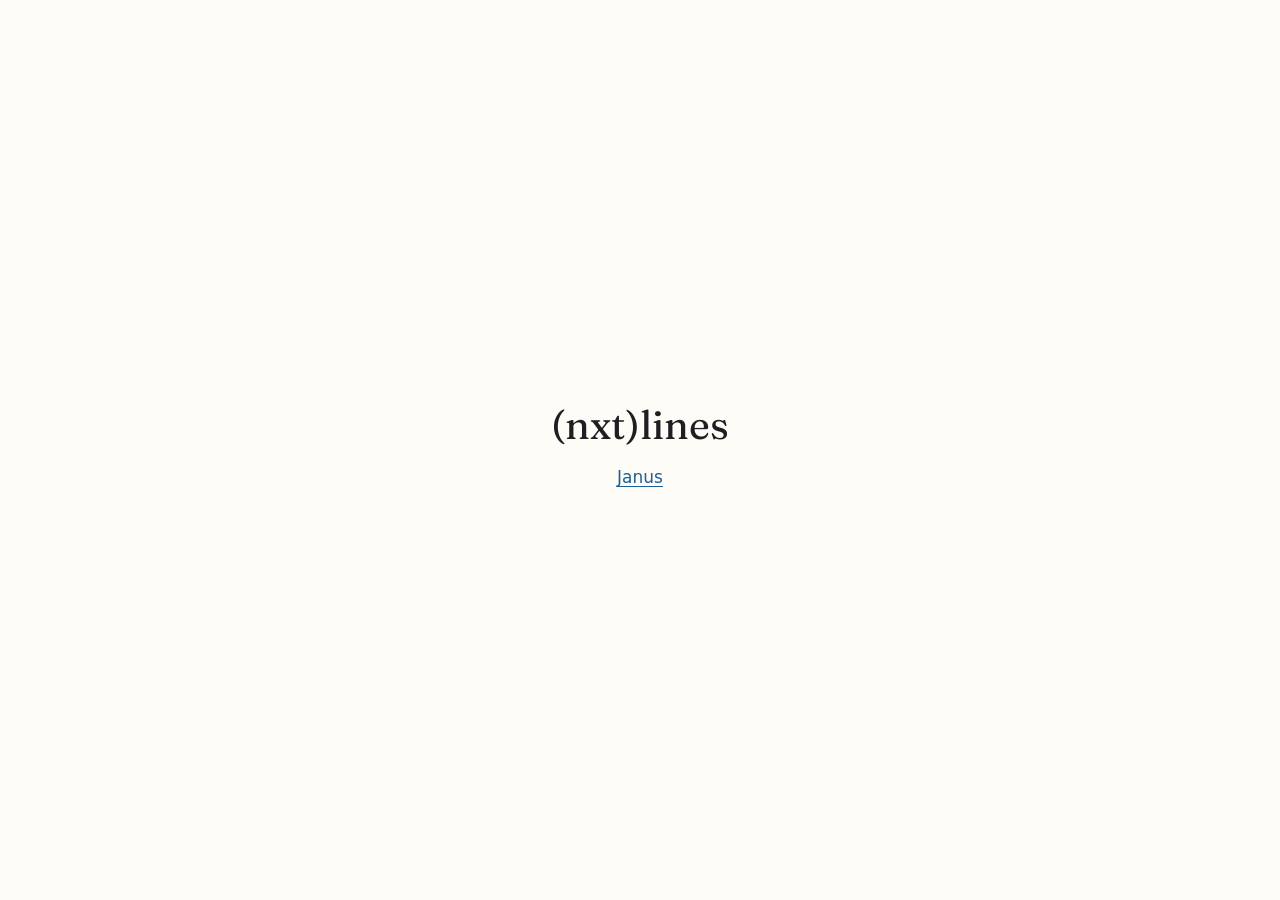
<file: index.html>
<!doctype html>
<html lang="en">
<head>
  <meta charset="utf-8">
  <meta name="viewport" content="width=device-width, initial-scale=1, viewport-fit=cover">
  <meta http-equiv="Content-Security-Policy" content="default-src 'none'; style-src 'self'; font-src 'self'; img-src 'self'; base-uri 'none'; form-action 'none'">
  <meta name="referrer" content="no-referrer">
  <meta name="color-scheme" content="light dark">
  <meta name="theme-color" content="#FDFCF7" media="(prefers-color-scheme: light)">
  <meta name="theme-color" content="#1F1E22" media="(prefers-color-scheme: dark)">
  <title>(nxt)lines</title>
  <meta name="description" content="(nxt)lines makes Janus.">
  <link rel="icon" href="/favicon.svg" type="image/svg+xml">
  <link rel="apple-touch-icon" href="/apple-touch-icon.png">
  <link rel="stylesheet" href="/style.css">
</head>
<body class="center">
<main class="studio">
  <h1>(nxt)lines</h1>
  <p><a href="/janus/">Janus</a></p>
</main>
</body>
</html>
</file>
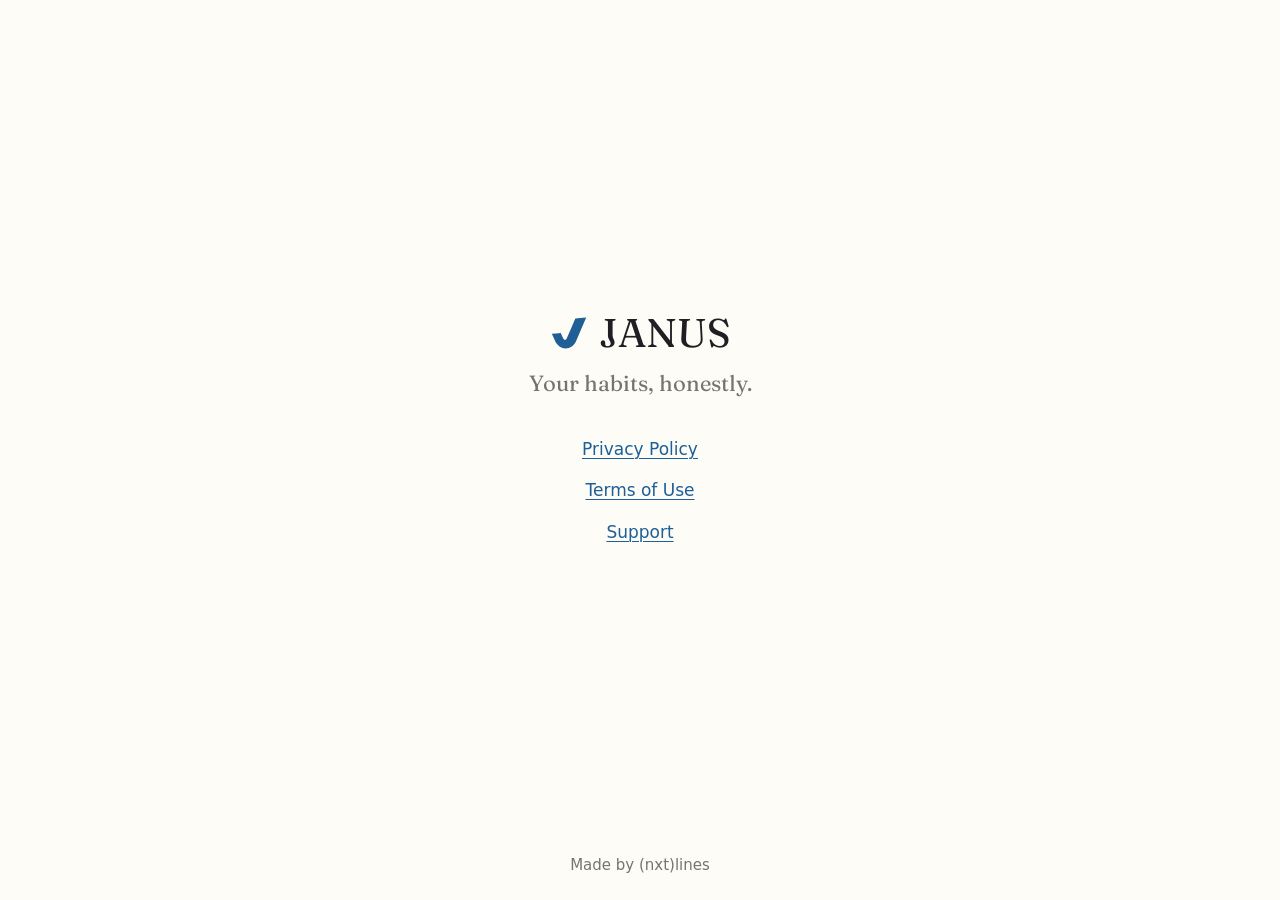
<file: janus/index.html>
<!doctype html>
<html lang="en">
<head>
  <meta charset="utf-8">
  <meta name="viewport" content="width=device-width, initial-scale=1, viewport-fit=cover">
  <meta http-equiv="Content-Security-Policy" content="default-src 'none'; style-src 'self'; font-src 'self'; img-src 'self'; base-uri 'none'; form-action 'none'">
  <meta name="referrer" content="no-referrer">
  <meta name="color-scheme" content="light dark">
  <meta name="theme-color" content="#FDFCF7" media="(prefers-color-scheme: light)">
  <meta name="theme-color" content="#1F1E22" media="(prefers-color-scheme: dark)">
  <title>Janus</title>
  <meta name="description" content="Janus — your habits, honestly.">
  <link rel="icon" href="/favicon.svg" type="image/svg+xml">
  <link rel="apple-touch-icon" href="/apple-touch-icon.png">
  <link rel="stylesheet" href="/style.css">
</head>
<body class="center">
<main class="janus">
  <h1 class="wordmark"><svg class="mark" viewBox="0 0 1000 1000" aria-hidden="true" focusable="false"><path d="M70 521.8C97.6 581.3 125.3 640.9 152.9 700.4C205.9 814.6 306.1 886.5 415.6 886.5C525.1 886.5 628.8 816.1 678.4 700.4C762.3 504.8 846.1 309.1 930 113.5C839.2 121.4 748.5 129.3 657.7 137.3C585.2 306.5 512.6 475.8 440.1 645C435.6 655.5 427.3 663.8 416.8 668.2C406.4 672.6 394.6 672.7 384.1 668.6C373.5 664.6 364.9 656.5 360.1 646.2C337.8 598.2 315.6 550.3 293.3 502.3C218.9 508.8 144.4 515.3 70 521.8Z"/></svg><span>JANUS</span></h1>
  <p class="tagline">Your habits, honestly.</p>
  <nav aria-label="Janus">
    <a href="/janus/privacy/">Privacy Policy</a>
    <a href="/janus/terms/">Terms of Use</a>
    <a href="/janus/support/">Support</a>
  </nav>
</main>
<footer class="foot">
  <p>Made by (nxt)lines</p>
</footer>
</body>
</html>
</file>
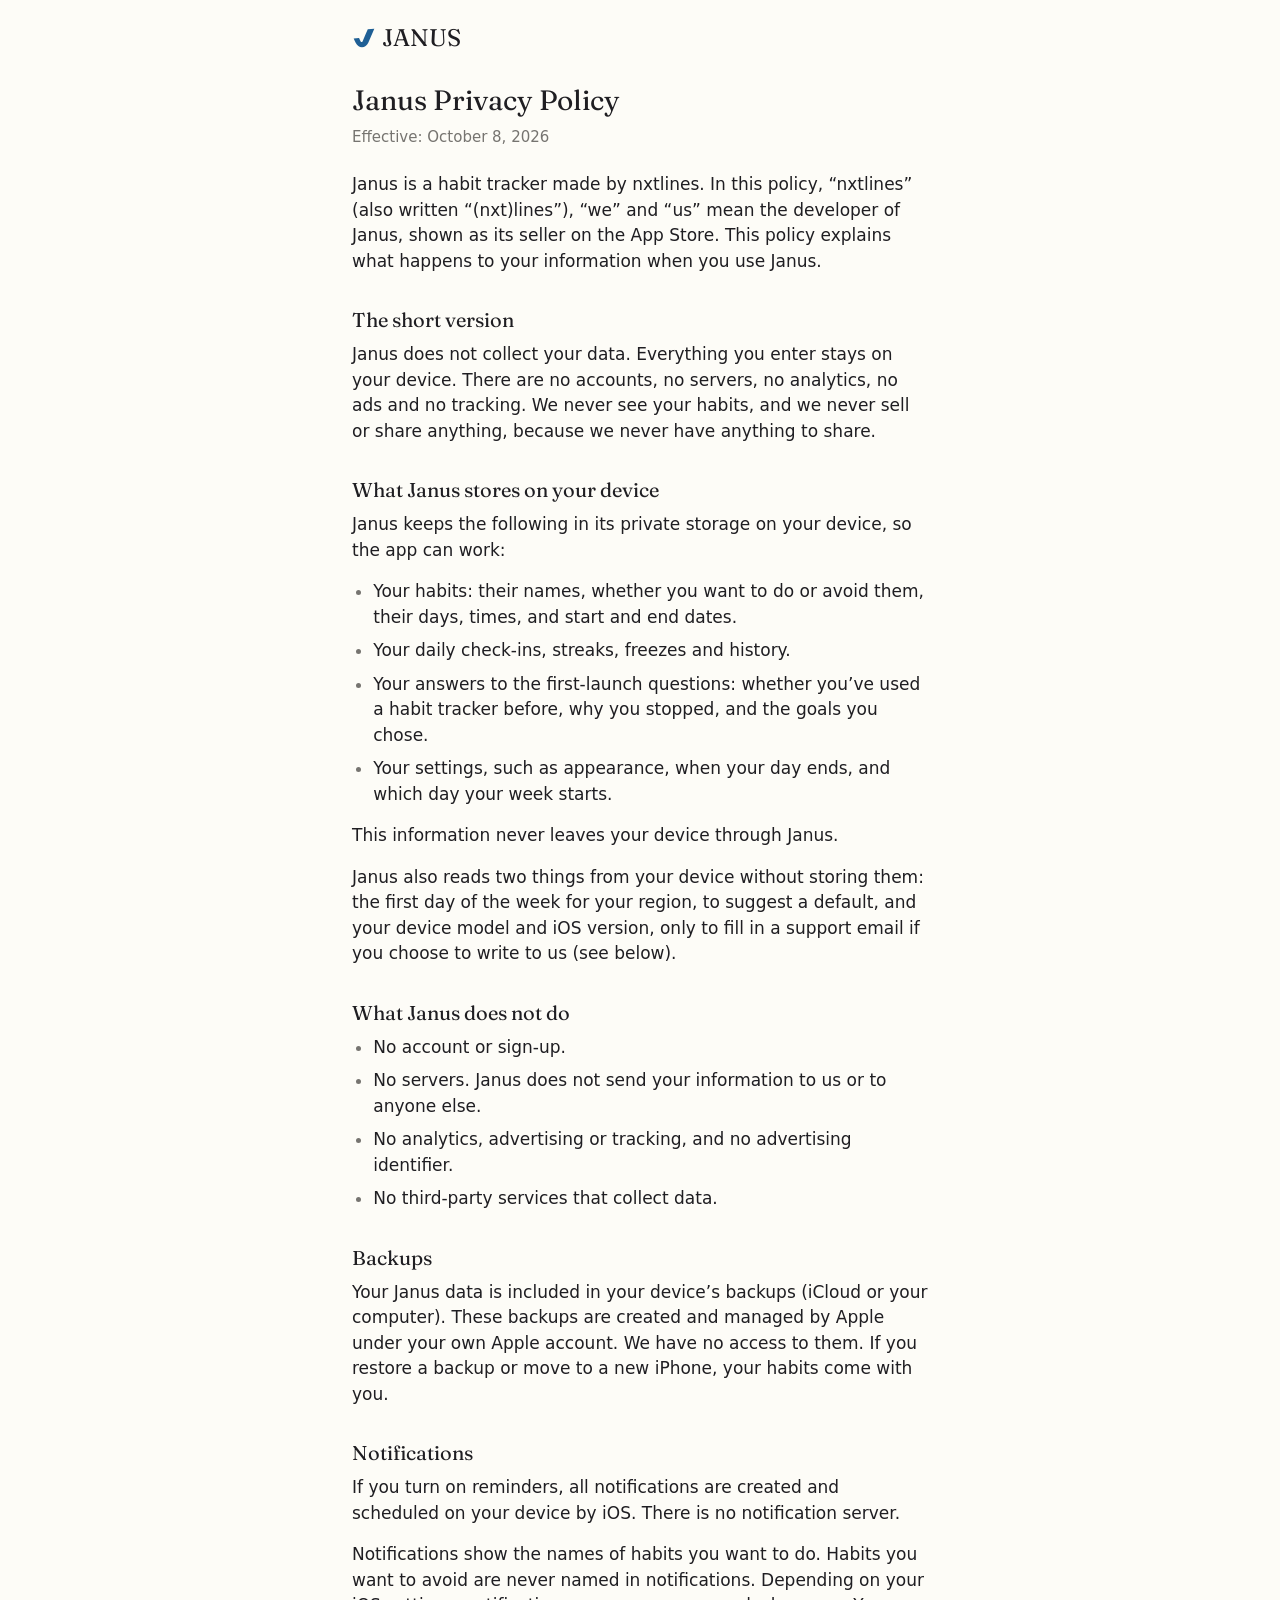
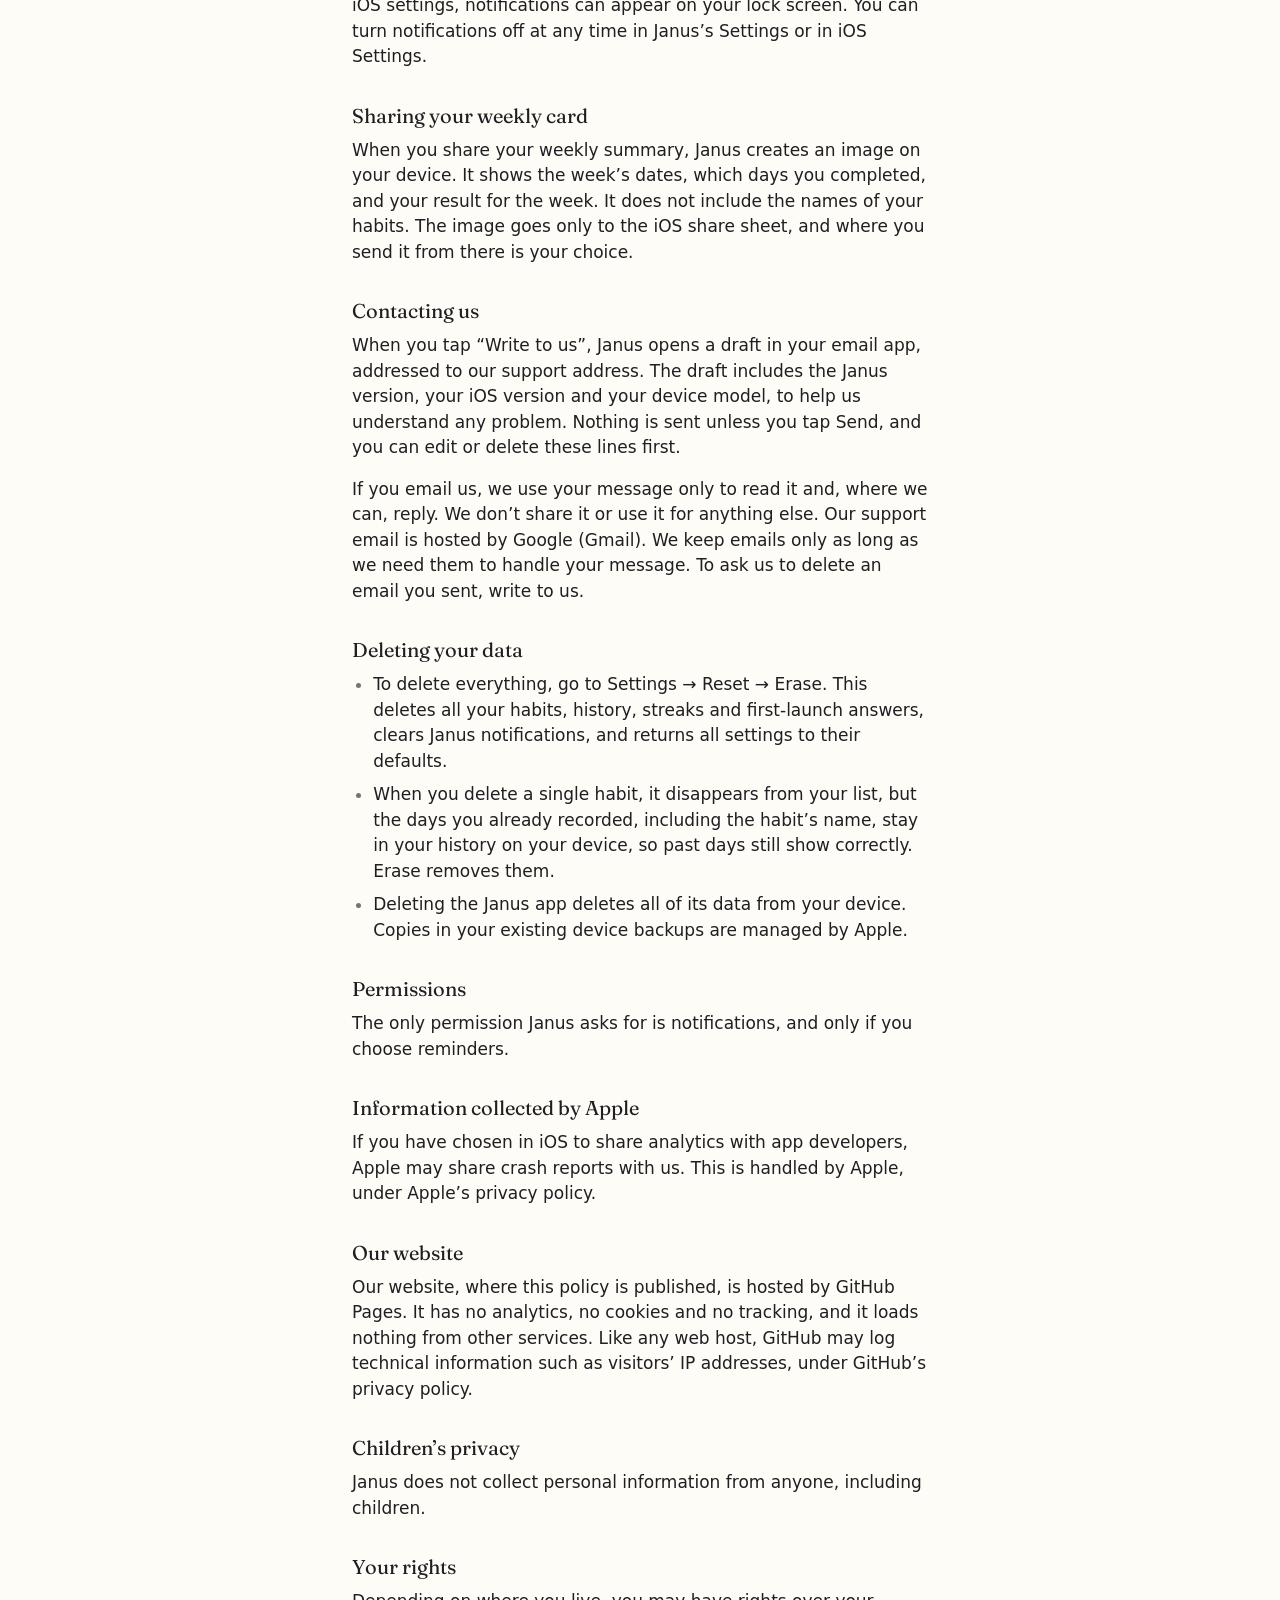
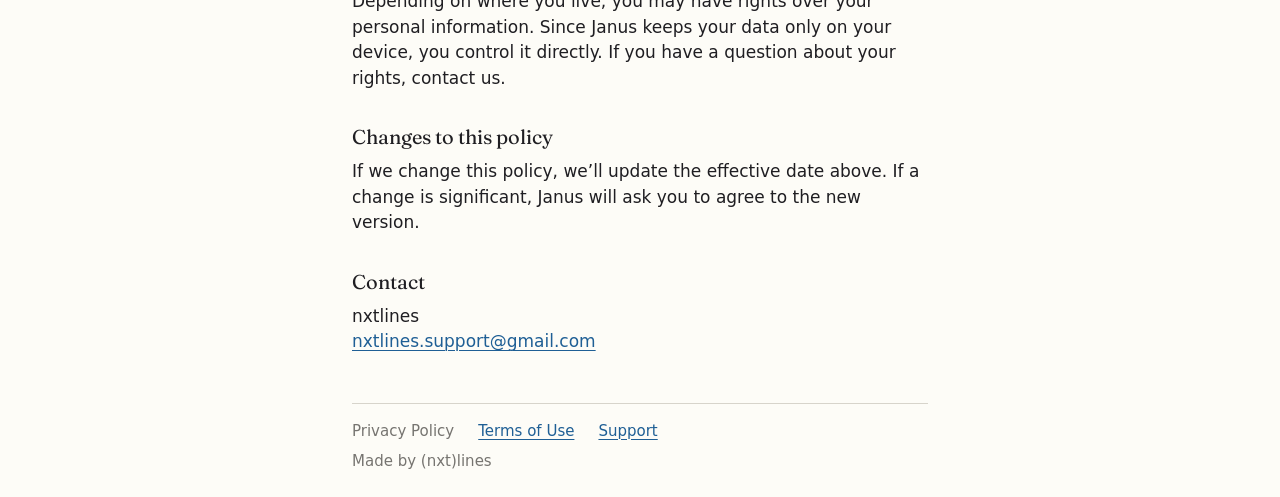
<file: janus/privacy/index.html>
<!doctype html>
<html lang="en">
<head>
  <meta charset="utf-8">
  <meta name="viewport" content="width=device-width, initial-scale=1, viewport-fit=cover">
  <meta http-equiv="Content-Security-Policy" content="default-src 'none'; style-src 'self'; font-src 'self'; img-src 'self'; base-uri 'none'; form-action 'none'">
  <meta name="referrer" content="no-referrer">
  <meta name="color-scheme" content="light dark">
  <meta name="theme-color" content="#FDFCF7" media="(prefers-color-scheme: light)">
  <meta name="theme-color" content="#1F1E22" media="(prefers-color-scheme: dark)">
  <title>Janus Privacy Policy</title>
  <meta name="description" content="How Janus handles your information: it stays on your device.">
  <link rel="icon" href="/favicon.svg" type="image/svg+xml">
  <link rel="apple-touch-icon" href="/apple-touch-icon.png">
  <link rel="stylesheet" href="/style.css">
</head>
<body>
<header class="top">
  <a class="home" href="/janus/" aria-label="Janus"><svg class="mark" viewBox="0 0 1000 1000" aria-hidden="true" focusable="false"><path d="M70 521.8C97.6 581.3 125.3 640.9 152.9 700.4C205.9 814.6 306.1 886.5 415.6 886.5C525.1 886.5 628.8 816.1 678.4 700.4C762.3 504.8 846.1 309.1 930 113.5C839.2 121.4 748.5 129.3 657.7 137.3C585.2 306.5 512.6 475.8 440.1 645C435.6 655.5 427.3 663.8 416.8 668.2C406.4 672.6 394.6 672.7 384.1 668.6C373.5 664.6 364.9 656.5 360.1 646.2C337.8 598.2 315.6 550.3 293.3 502.3C218.9 508.8 144.4 515.3 70 521.8Z"/></svg><span aria-hidden="true">JANUS</span></a>
</header>
<main class="document">
<h1>Janus Privacy Policy</h1>
<p class="effective">Effective: October 8, 2026</p>
<p>Janus is a habit tracker made by nxtlines. In this policy, <span class="quoted">“nxtlines”</span> (also written <span class="quoted">“(nxt)lines”</span>), <span class="quoted">“we”</span> and <span class="quoted">“us”</span> mean the developer of Janus, shown as its seller on the App Store. This policy explains what happens to your information when you use Janus.</p>
<h2>The short version</h2>
<p>Janus does not collect your data. Everything you enter stays on your device. There are no accounts, no servers, no analytics, no ads and no tracking. We never see your habits, and we never sell or share anything, because we never have anything to share.</p>
<h2>What Janus stores on your device</h2>
<p>Janus keeps the following in its private storage on your device, so the app can work:</p>
<ul>
  <li>Your habits: their names, whether you want to do or avoid them, their days, times, and start and end dates.</li>
  <li>Your daily check-ins, streaks, freezes and history.</li>
  <li>Your answers to the first-launch questions: whether you’ve used a habit tracker before, why you stopped, and the goals you chose.</li>
  <li>Your settings, such as appearance, when your day ends, and which day your week starts.</li>
</ul>
<p>This information never leaves your device through Janus.</p>
<p>Janus also reads two things from your device without storing them: the first day of the week for your region, to suggest a default, and your device model and iOS version, only to fill in a support email if you choose to write to us (see below).</p>
<h2>What Janus does not do</h2>
<ul>
  <li>No account or sign-up.</li>
  <li>No servers. Janus does not send your information to us or to anyone else.</li>
  <li>No analytics, advertising or tracking, and no advertising identifier.</li>
  <li>No third-party services that collect data.</li>
</ul>
<h2>Backups</h2>
<p>Your Janus data is included in your device’s backups (iCloud or your computer). These backups are created and managed by Apple under your own Apple account. We have no access to them. If you restore a backup or move to a new iPhone, your habits come with you.</p>
<h2>Notifications</h2>
<p>If you turn on reminders, all notifications are created and scheduled on your device by iOS. There is no notification server.</p>
<p>Notifications show the names of habits you want to do. Habits you want to avoid are never named in notifications. Depending on your iOS settings, notifications can appear on your lock screen. You can turn notifications off at any time in Janus’s Settings or in iOS Settings.</p>
<h2>Sharing your weekly card</h2>
<p>When you share your weekly summary, Janus creates an image on your device. It shows the week’s dates, which days you completed, and your result for the week. It does not include the names of your habits. The image goes only to the iOS share sheet, and where you send it from there is your choice.</p>
<h2>Contacting us</h2>
<p>When you tap <span class="quoted">“Write to us”</span>, Janus opens a draft in your email app, addressed to our support address. The draft includes the Janus version, your iOS version and your device model, to help us understand any problem. Nothing is sent unless you tap Send, and you can edit or delete these lines first.</p>
<p>If you email us, we use your message only to read it and, where we can, reply. We don’t share it or use it for anything else. Our support email is hosted by Google (Gmail). We keep emails only as long as we need them to handle your message. To ask us to delete an email you sent, write to us.</p>
<h2>Deleting your data</h2>
<ul>
  <li>To delete everything, go to Settings → Reset → Erase. This deletes all your habits, history, streaks and first-launch answers, clears Janus notifications, and returns all settings to their defaults.</li>
  <li>When you delete a single habit, it disappears from your list, but the days you already recorded, including the habit’s name, stay in your history on your device, so past days still show correctly. Erase removes them.</li>
  <li>Deleting the Janus app deletes all of its data from your device. Copies in your existing device backups are managed by Apple.</li>
</ul>
<h2>Permissions</h2>
<p>The only permission Janus asks for is notifications, and only if you choose reminders.</p>
<h2>Information collected by Apple</h2>
<p>If you have chosen in iOS to share analytics with app developers, Apple may share crash reports with us. This is handled by Apple, under Apple’s privacy policy.</p>
<h2>Our website</h2>
<p>Our website, where this policy is published, is hosted by GitHub Pages. It has no analytics, no cookies and no tracking, and it loads nothing from other services. Like any web host, GitHub may log technical information such as visitors’ IP addresses, under GitHub’s privacy policy.</p>
<h2>Children’s privacy</h2>
<p>Janus does not collect personal information from anyone, including children.</p>
<h2>Your rights</h2>
<p>Depending on where you live, you may have rights over your personal information. Since Janus keeps your data only on your device, you control it directly. If you have a question about your rights, contact us.</p>
<h2>Changes to this policy</h2>
<p>If we change this policy, we’ll update the effective date above. If a change is significant, Janus will ask you to agree to the new version.</p>
<h2>Contact</h2>
<p>nxtlines<br>
<a href="mailto:nxtlines.support@gmail.com">nxtlines.support@gmail.com</a></p>
</main>
<footer class="foot">
  <nav aria-label="Janus">
    <a href="/janus/privacy/" aria-current="page">Privacy Policy</a>
    <a href="/janus/terms/">Terms of Use</a>
    <a href="/janus/support/">Support</a>
  </nav>
  <p>Made by (nxt)lines</p>
</footer>
</body>
</html>
</file>
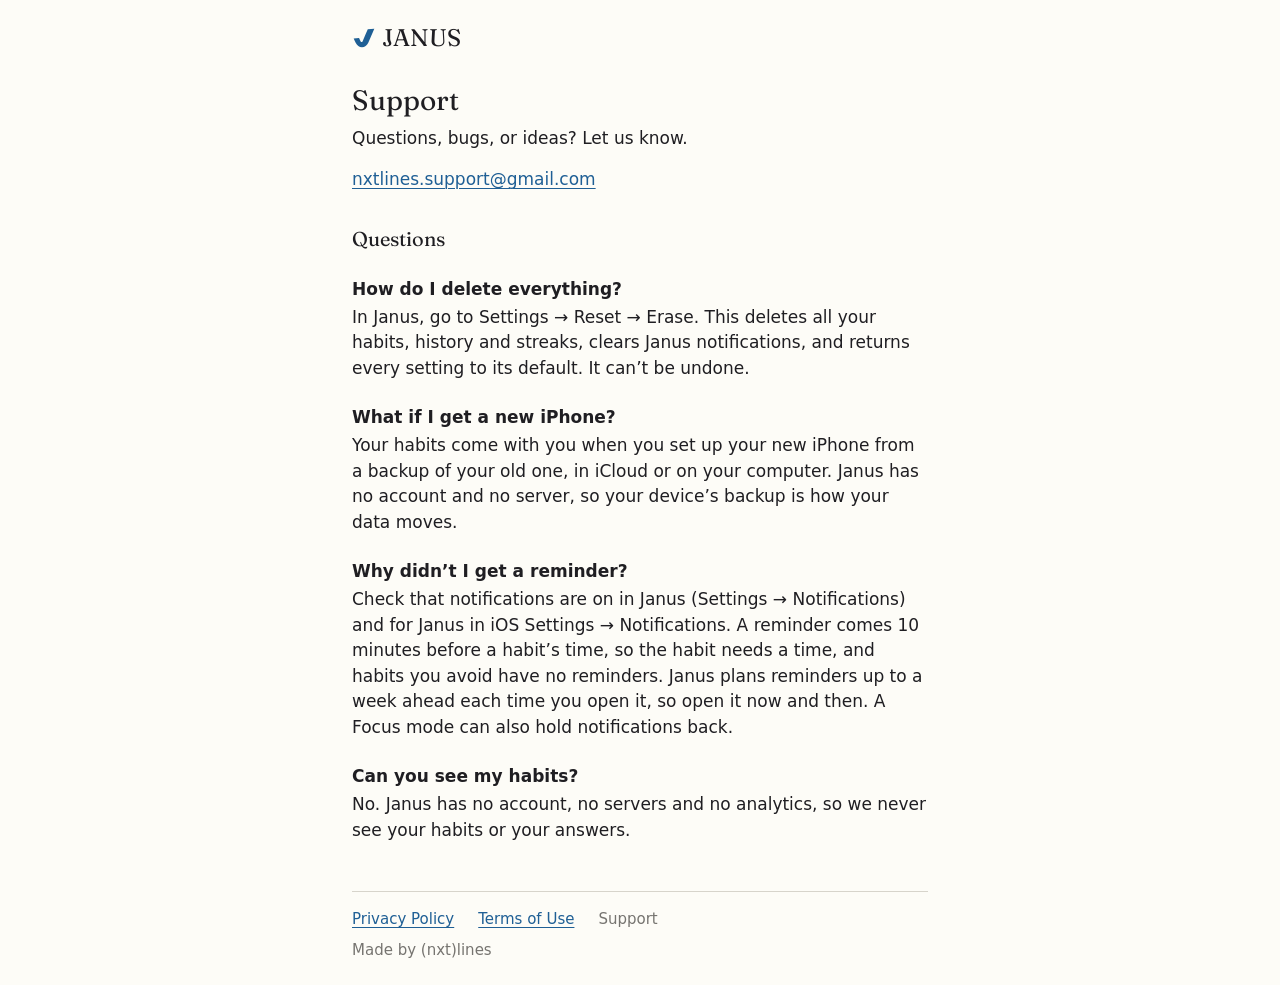
<file: janus/support/index.html>
<!doctype html>
<html lang="en">
<head>
  <meta charset="utf-8">
  <meta name="viewport" content="width=device-width, initial-scale=1, viewport-fit=cover">
  <meta http-equiv="Content-Security-Policy" content="default-src 'none'; style-src 'self'; font-src 'self'; img-src 'self'; base-uri 'none'; form-action 'none'">
  <meta name="referrer" content="no-referrer">
  <meta name="color-scheme" content="light dark">
  <meta name="theme-color" content="#FDFCF7" media="(prefers-color-scheme: light)">
  <meta name="theme-color" content="#1F1E22" media="(prefers-color-scheme: dark)">
  <title>Janus Support</title>
  <meta name="description" content="Questions, bugs, or ideas about Janus? Let us know.">
  <link rel="icon" href="/favicon.svg" type="image/svg+xml">
  <link rel="apple-touch-icon" href="/apple-touch-icon.png">
  <link rel="stylesheet" href="/style.css">
</head>
<body>
<header class="top">
  <a class="home" href="/janus/" aria-label="Janus"><svg class="mark" viewBox="0 0 1000 1000" aria-hidden="true" focusable="false"><path d="M70 521.8C97.6 581.3 125.3 640.9 152.9 700.4C205.9 814.6 306.1 886.5 415.6 886.5C525.1 886.5 628.8 816.1 678.4 700.4C762.3 504.8 846.1 309.1 930 113.5C839.2 121.4 748.5 129.3 657.7 137.3C585.2 306.5 512.6 475.8 440.1 645C435.6 655.5 427.3 663.8 416.8 668.2C406.4 672.6 394.6 672.7 384.1 668.6C373.5 664.6 364.9 656.5 360.1 646.2C337.8 598.2 315.6 550.3 293.3 502.3C218.9 508.8 144.4 515.3 70 521.8Z"/></svg><span aria-hidden="true">JANUS</span></a>
</header>
<main class="document">
<h1>Support</h1>
<p>Questions, bugs, or ideas? Let us know.</p>
<p><a href="mailto:nxtlines.support@gmail.com">nxtlines.support@gmail.com</a></p>
<h2>Questions</h2>
<h3>How do I delete everything?</h3>
<p>In Janus, go to Settings → Reset → Erase. This deletes all your habits, history and streaks, clears Janus notifications, and returns every setting to its default. It can’t be undone.</p>
<h3>What if I get a new iPhone?</h3>
<p>Your habits come with you when you set up your new iPhone from a backup of your old one, in iCloud or on your computer. Janus has no account and no server, so your device’s backup is how your data moves.</p>
<h3>Why didn’t I get a reminder?</h3>
<p>Check that notifications are on in Janus (Settings → Notifications) and for Janus in iOS Settings → Notifications. A reminder comes 10 minutes before a habit’s time, so the habit needs a time, and habits you avoid have no reminders. Janus plans reminders up to a week ahead each time you open it, so open it now and then. A Focus mode can also hold notifications back.</p>
<h3>Can you see my habits?</h3>
<p>No. Janus has no account, no servers and no analytics, so we never see your habits or your answers.</p>
</main>
<footer class="foot">
  <nav aria-label="Janus">
    <a href="/janus/privacy/">Privacy Policy</a>
    <a href="/janus/terms/">Terms of Use</a>
    <a href="/janus/support/" aria-current="page">Support</a>
  </nav>
  <p>Made by (nxt)lines</p>
</footer>
</body>
</html>
</file>
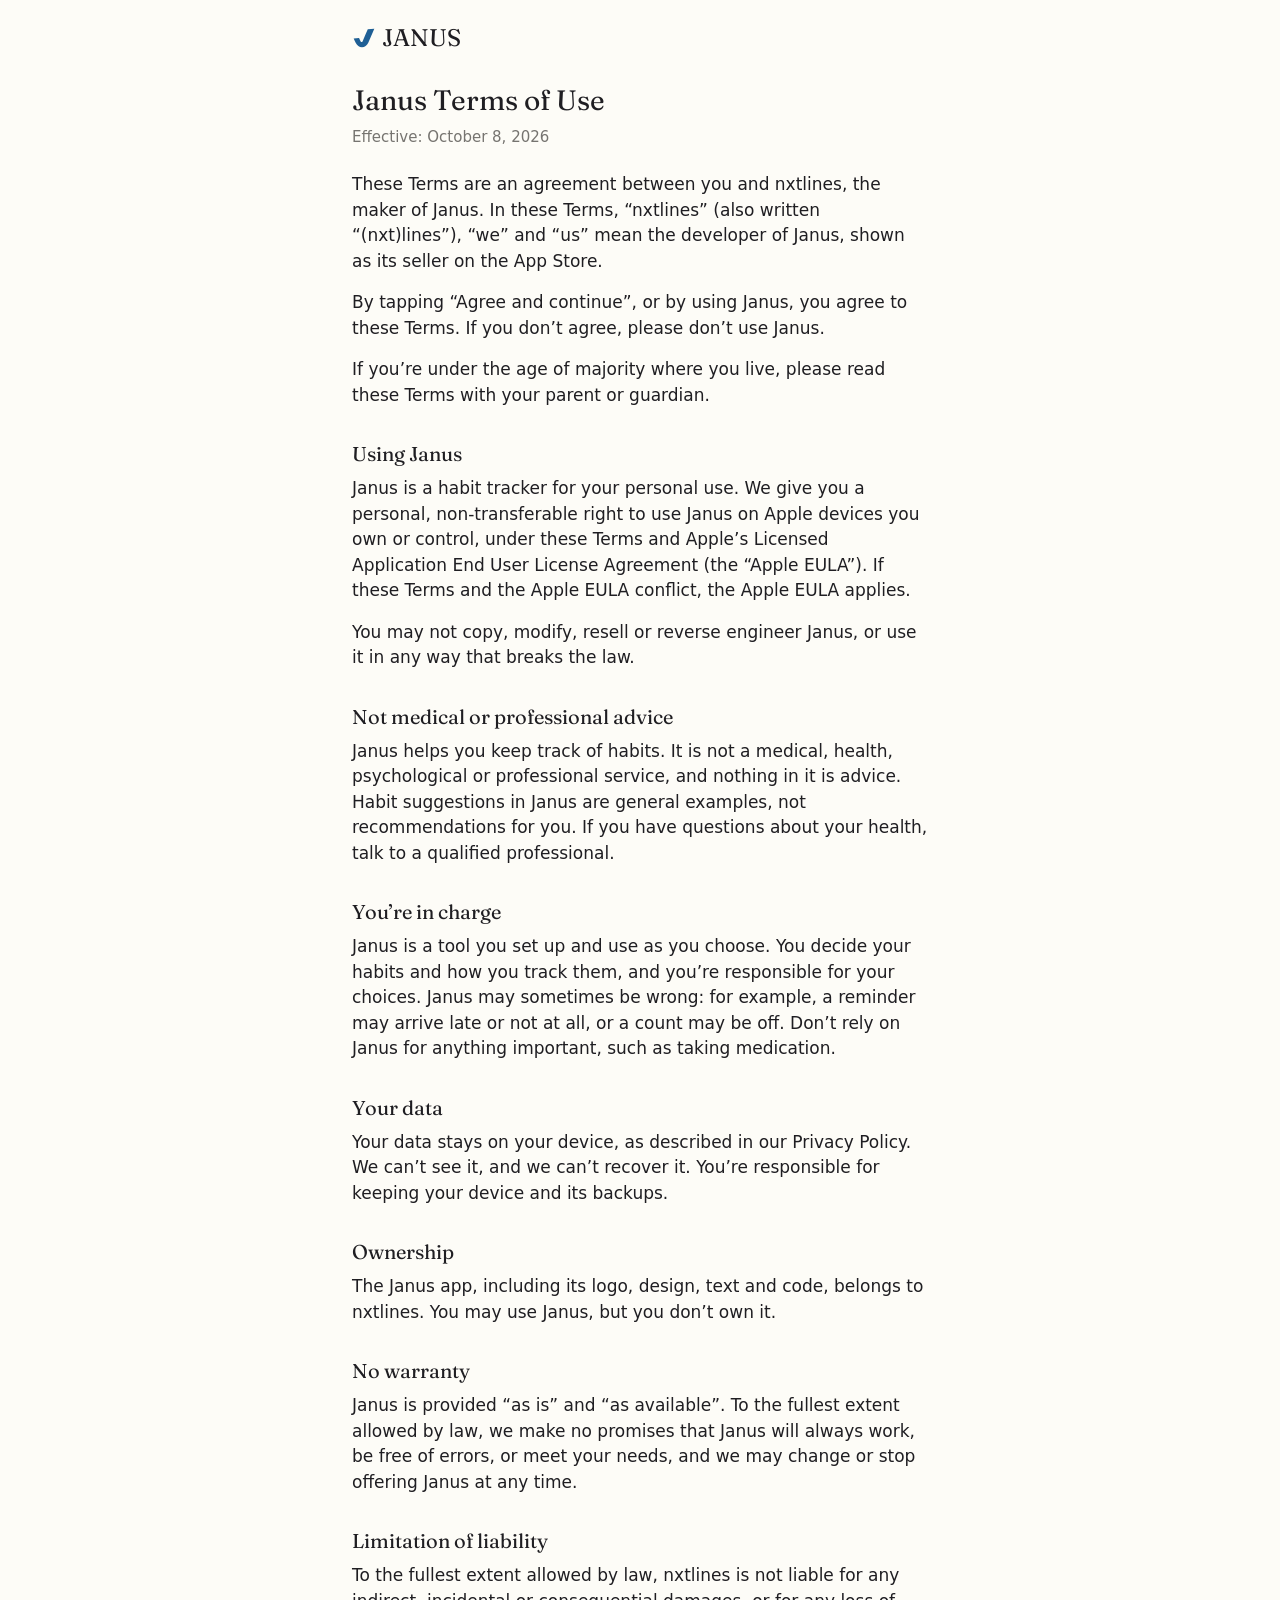
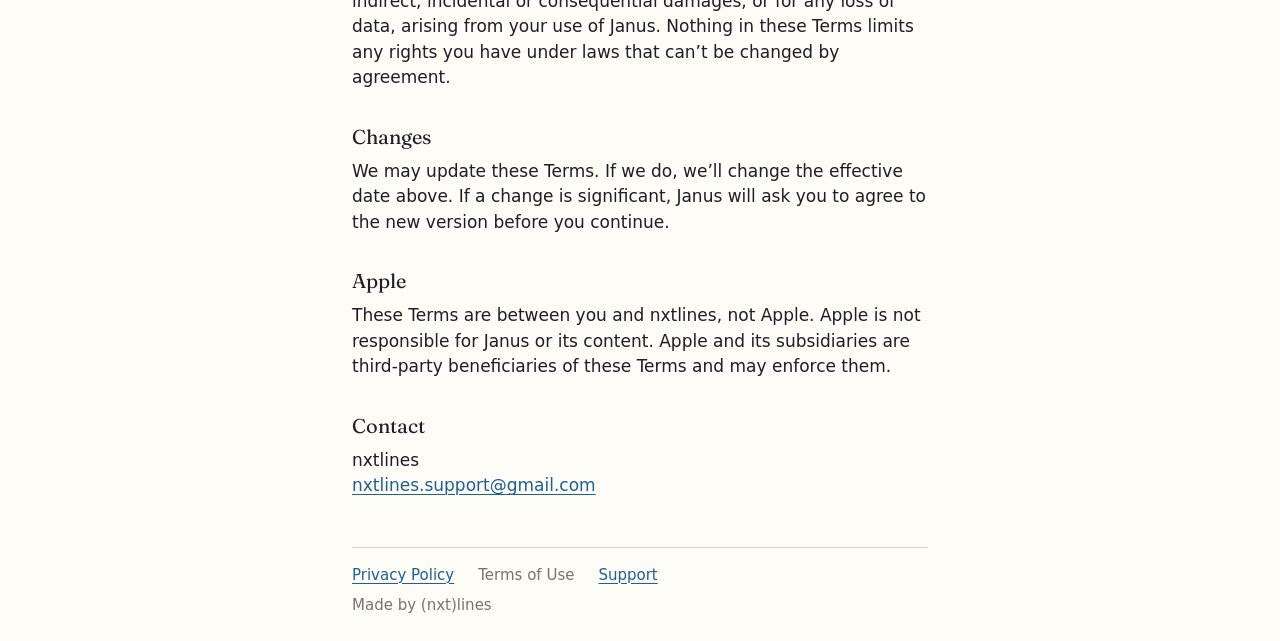
<file: janus/terms/index.html>
<!doctype html>
<html lang="en">
<head>
  <meta charset="utf-8">
  <meta name="viewport" content="width=device-width, initial-scale=1, viewport-fit=cover">
  <meta http-equiv="Content-Security-Policy" content="default-src 'none'; style-src 'self'; font-src 'self'; img-src 'self'; base-uri 'none'; form-action 'none'">
  <meta name="referrer" content="no-referrer">
  <meta name="color-scheme" content="light dark">
  <meta name="theme-color" content="#FDFCF7" media="(prefers-color-scheme: light)">
  <meta name="theme-color" content="#1F1E22" media="(prefers-color-scheme: dark)">
  <title>Janus Terms of Use</title>
  <meta name="description" content="The terms for using Janus.">
  <link rel="icon" href="/favicon.svg" type="image/svg+xml">
  <link rel="apple-touch-icon" href="/apple-touch-icon.png">
  <link rel="stylesheet" href="/style.css">
</head>
<body>
<header class="top">
  <a class="home" href="/janus/" aria-label="Janus"><svg class="mark" viewBox="0 0 1000 1000" aria-hidden="true" focusable="false"><path d="M70 521.8C97.6 581.3 125.3 640.9 152.9 700.4C205.9 814.6 306.1 886.5 415.6 886.5C525.1 886.5 628.8 816.1 678.4 700.4C762.3 504.8 846.1 309.1 930 113.5C839.2 121.4 748.5 129.3 657.7 137.3C585.2 306.5 512.6 475.8 440.1 645C435.6 655.5 427.3 663.8 416.8 668.2C406.4 672.6 394.6 672.7 384.1 668.6C373.5 664.6 364.9 656.5 360.1 646.2C337.8 598.2 315.6 550.3 293.3 502.3C218.9 508.8 144.4 515.3 70 521.8Z"/></svg><span aria-hidden="true">JANUS</span></a>
</header>
<main class="document">
<h1>Janus Terms of Use</h1>
<p class="effective">Effective: October 8, 2026</p>
<p>These Terms are an agreement between you and nxtlines, the maker of Janus. In these Terms, <span class="quoted">“nxtlines”</span> (also written <span class="quoted">“(nxt)lines”</span>), <span class="quoted">“we”</span> and <span class="quoted">“us”</span> mean the developer of Janus, shown as its seller on the App Store.</p>
<p>By tapping <span class="quoted">“Agree and continue”</span>, or by using Janus, you agree to these Terms. If you don’t agree, please don’t use Janus.</p>
<p>If you’re under the age of majority where you live, please read these Terms with your parent or guardian.</p>
<h2>Using Janus</h2>
<p>Janus is a habit tracker for your personal use. We give you a personal, non-transferable right to use Janus on Apple devices you own or control, under these Terms and Apple’s Licensed Application End User License Agreement (the <span class="quoted">“Apple EULA”</span>). If these Terms and the Apple EULA conflict, the Apple EULA applies.</p>
<p>You may not copy, modify, resell or reverse engineer Janus, or use it in any way that breaks the law.</p>
<h2>Not medical or professional advice</h2>
<p>Janus helps you keep track of habits. It is not a medical, health, psychological or professional service, and nothing in it is advice. Habit suggestions in Janus are general examples, not recommendations for you. If you have questions about your health, talk to a qualified professional.</p>
<h2>You’re in charge</h2>
<p>Janus is a tool you set up and use as you choose. You decide your habits and how you track them, and you’re responsible for your choices. Janus may sometimes be wrong: for example, a reminder may arrive late or not at all, or a count may be off. Don’t rely on Janus for anything important, such as taking medication.</p>
<h2>Your data</h2>
<p>Your data stays on your device, as described in our Privacy Policy. We can’t see it, and we can’t recover it. You’re responsible for keeping your device and its backups.</p>
<h2>Ownership</h2>
<p>The Janus app, including its logo, design, text and code, belongs to nxtlines. You may use Janus, but you don’t own it.</p>
<h2>No warranty</h2>
<p>Janus is provided <span class="quoted">“as is”</span> and <span class="quoted">“as available”</span>. To the fullest extent allowed by law, we make no promises that Janus will always work, be free of errors, or meet your needs, and we may change or stop offering Janus at any time.</p>
<h2>Limitation of liability</h2>
<p>To the fullest extent allowed by law, nxtlines is not liable for any indirect, incidental or consequential damages, or for any loss of data, arising from your use of Janus. Nothing in these Terms limits any rights you have under laws that can’t be changed by agreement.</p>
<h2>Changes</h2>
<p>We may update these Terms. If we do, we’ll change the effective date above. If a change is significant, Janus will ask you to agree to the new version before you continue.</p>
<h2>Apple</h2>
<p>These Terms are between you and nxtlines, not Apple. Apple is not responsible for Janus or its content. Apple and its subsidiaries are third-party beneficiaries of these Terms and may enforce them.</p>
<h2>Contact</h2>
<p>nxtlines<br>
<a href="mailto:nxtlines.support@gmail.com">nxtlines.support@gmail.com</a></p>
</main>
<footer class="foot">
  <nav aria-label="Janus">
    <a href="/janus/privacy/">Privacy Policy</a>
    <a href="/janus/terms/" aria-current="page">Terms of Use</a>
    <a href="/janus/support/">Support</a>
  </nav>
  <p>Made by (nxt)lines</p>
</footer>
</body>
</html>
</file>
<file: style.css>
/* Janus's page, on the web: the app's own tokens (constants/janus-colors.ts) — cream paper and soft
   black ink, the same page at night when the phone is dark — Fraunces for the headings only, the
   system's own font for reading, and ink blue for one thing: what can be followed. Phone first:
   the gutter and the measure are the app's, and every heading fits one line on the narrowest phone
   (375, less two gutters: 327) — its size taken from the app's measured Fraunces widths. Every
   text is at least 4.5:1 on its page, by day and at night (WCAG AA; tools/check.mjs measures it):
   the grey is the app's textMutedLegible, the night blue its accent. */

@font-face {
  font-family: 'Fraunces';
  src: url('/fonts/Fraunces-Regular.ttf') format('truetype');
  font-weight: 400;
  font-style: normal;
  font-display: swap;
}

:root {
  --background: #fdfcf7;
  --text: #1f1e22;
  --text-muted: #767470;
  --hairline: #d7d4cb;
  --accent: #1f5f95;
  --gutter: 24px;
  --serif: 'Fraunces', Georgia, 'Times New Roman', serif;
  --sans: system-ui, -apple-system, 'Helvetica Neue', Arial, sans-serif;
  color-scheme: light dark;
}

@media (prefers-color-scheme: dark) {
  :root {
    --background: #1f1e22;
    --text: #fdfcf7;
    --text-muted: #888680;
    --hairline: #3e3c39;
    --accent: #548aba;
  }
}

*,
*::before,
*::after {
  box-sizing: border-box;
}

html {
  -webkit-text-size-adjust: 100%;
  text-size-adjust: 100%;
}

body {
  margin: 0;
  min-height: 100vh;
  min-height: 100svh;
  display: flex;
  flex-direction: column;
  padding: max(16px, env(safe-area-inset-top)) max(var(--gutter), env(safe-area-inset-right)) max(24px, env(safe-area-inset-bottom)) max(var(--gutter), env(safe-area-inset-left));
  background: var(--background);
  color: var(--text);
  font-family: var(--sans);
  font-size: 17px;
  line-height: 1.5;
  -webkit-font-smoothing: antialiased;
}

main,
.top,
.foot {
  width: 100%;
  max-width: 36rem;
  margin: 0 auto;
}

main {
  flex: 1;
}

/* What can be followed — and only it — in ink blue. */
a {
  color: var(--accent);
  text-decoration: underline;
  text-decoration-thickness: 1px;
  text-underline-offset: 3px;
}

a:focus-visible {
  outline: 2px solid var(--accent);
  outline-offset: 3px;
  border-radius: 2px;
}

/* The page you're on is not somewhere to go. */
a[aria-current='page'] {
  color: var(--text-muted);
  text-decoration: none;
}

h1,
h2 {
  font-family: var(--serif);
  font-weight: 400;
  color: var(--text);
}

/* The logo, at the top of a Janus page: back to Janus's own page. The mark in ink blue and the
   name in ink, as the app's logo — a link without a link's underline. 24: the mark as tall as the
   name, a quarter of it (6) apart. */
.top {
  padding: 8px 0 0;
}

.home {
  display: inline-flex;
  align-items: center;
  gap: 6px;
  padding: 8px;
  margin: -8px;
  color: var(--text);
  text-decoration: none;
}

.home span {
  font-family: var(--serif);
  font-size: 24px;
  line-height: 28px;
}

.mark {
  display: block;
  fill: var(--accent);
}

.top .mark {
  width: 24px;
  height: 24px;
}

/* A page to read: the policy, the terms, support. */
.document {
  padding: 24px 0 32px;
}

/* The page's title — the app's serifTitle, 28: fits 327 up to 34. */
.document h1 {
  font-size: 28px;
  line-height: 36px;
  margin: 0 0 8px;
}

/* Every section's heading — 20: the longest ("Not medical or professional advice") fits 327 up to 20.2. */
.document h2 {
  font-size: 20px;
  line-height: 28px;
  margin: 32px 0 8px;
}

/* A question on the support page: the app's body weight, in the reading font. */
.document h3 {
  font-size: 17px;
  line-height: 24px;
  font-weight: 600;
  margin: 24px 0 4px;
}

.document p {
  margin: 0 0 16px;
}

.document .effective {
  color: var(--text-muted);
  font-size: 15px;
  margin-bottom: 24px;
}

/* A phrase in quotes, the quotes with it, on one line: never a quote alone at a line's end. */
.quoted {
  white-space: nowrap;
}

.document ul {
  margin: 0 0 16px;
  padding-left: 1.25em;
}

.document li {
  margin: 0 0 8px;
}

.document li::marker {
  color: var(--text-muted);
}

/* The foot: the three pages, and who made them. */
.foot {
  border-top: 1px solid var(--hairline);
  padding-top: 16px;
  font-size: 15px;
  color: var(--text-muted);
}

.foot nav {
  display: flex;
  flex-wrap: wrap;
  gap: 8px 24px;
  margin-bottom: 8px;
}

.foot p {
  margin: 0;
}

/* The two small pages, in the middle of the screen. */
.center main {
  display: flex;
  flex-direction: column;
  justify-content: center;
  align-items: center;
  text-align: center;
  padding: 48px 0;
}

.center .foot {
  border-top: 0;
  text-align: center;
}

/* Janus's own page: the wordmark as the app's opening lands it — the mark as tall as the name, a
   quarter of it apart — and under it the line, in the serif at 22, grey. */
.wordmark {
  display: flex;
  align-items: center;
  gap: 10px;
  margin: 0;
  font-size: 40px;
  line-height: 48px;
  letter-spacing: 0;
}

.wordmark .mark {
  width: 40px;
  height: 40px;
}

.tagline {
  font-family: var(--serif);
  font-size: 22px;
  line-height: 28px;
  color: var(--text-muted);
  margin: 12px 0 40px;
}

.janus nav {
  display: flex;
  flex-direction: column;
  gap: 16px;
  font-size: 17px;
}

/* The root: the studio's name, and the way to Janus. */
.studio h1 {
  font-size: 40px;
  line-height: 48px;
  margin: 0 0 16px;
}

.studio p {
  margin: 0;
}
</file>
